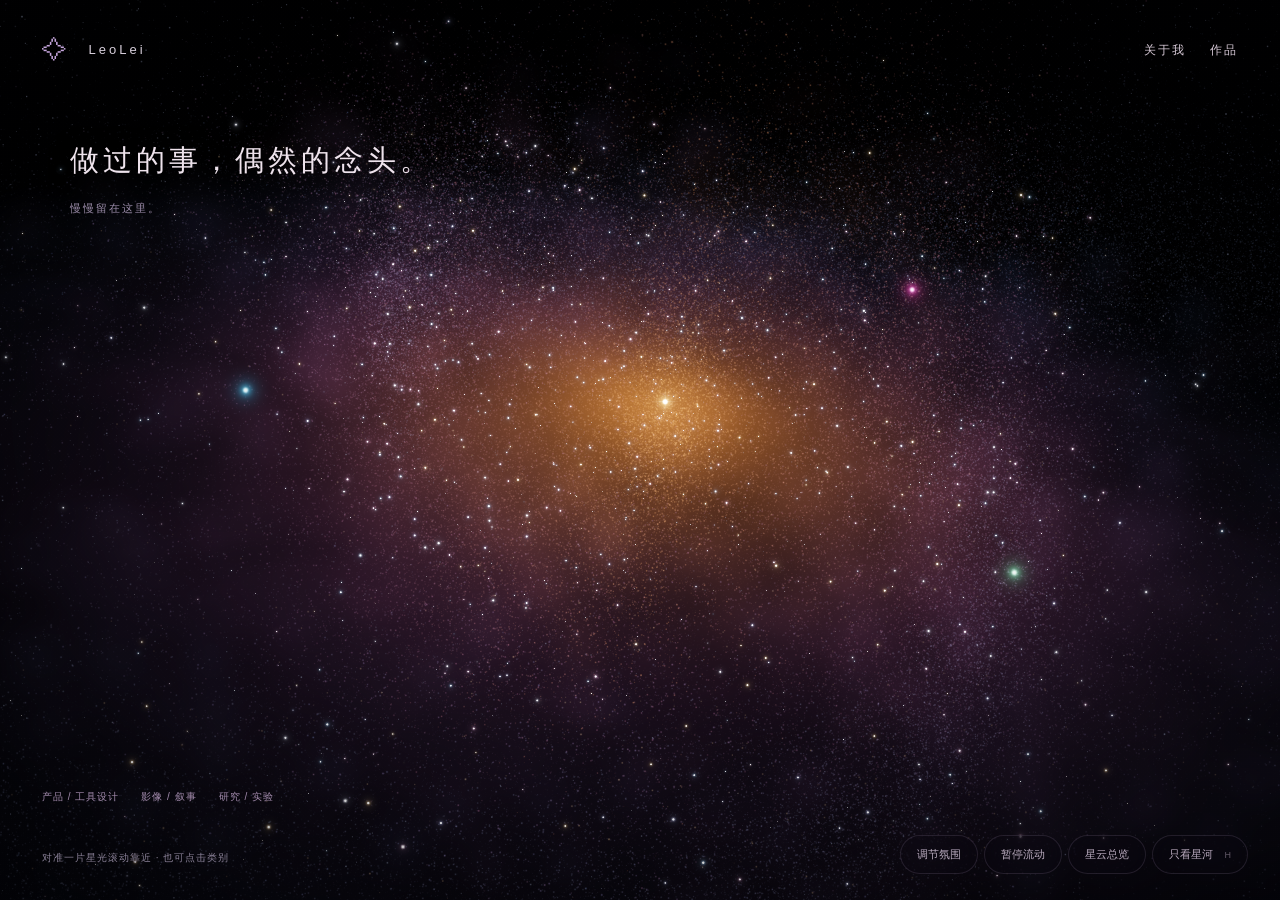
<file: index.html>
<!doctype html><html lang="zh-CN"><head><meta charset="utf-8"><meta name="viewport" content="width=device-width,initial-scale=1"><meta name="theme-color" content="#050409"><title>我的小宇宙 · 在星河里慢慢探索</title><link rel="icon" href="data:image/svg+xml,%3Csvg%20xmlns=%22http://www.w3.org/2000/svg%22%20viewBox=%220%200%2032%2032%22%3E%3Cpath%20fill=%22%23e7cca4%22%20d=%22M16%202L20%2012L30%2016L20%2020L16%2030L12%2020L2%2016L12%2012Z%22/%3E%3C/svg%3E"><link rel="stylesheet" href="style.css"><link rel="stylesheet" href="details.css"><link rel="stylesheet" href="products.css"><script defer src="vendor/three.min.js"></script><script defer src="content-data.js"></script><script defer src="products.js"></script><link rel="stylesheet" href="continuous.css"><link rel="stylesheet" href="personal.css"><script defer src="content-ui.js"></script><script defer src="universe-scene.js"></script></head>
<body class="product-galaxy continuous personal stellar-navigation" data-level="universe">
<main id="universe" aria-label="连续星河宇宙，点击类别靠近，点击项目星光阅读"></main><div class="vignette" aria-hidden="true"></div>
<header class="interface"><a class="wordmark" href="#" aria-label="返回宇宙"><span class="mark">✧</span> 我的小宇宙</a><nav class="personal-nav" aria-label="个人空间"><button id="nav-about">关于我</button><button id="nav-work">作品</button></nav><div class="breadcrumb"><a href="#">宇宙</a><span id="crumb-region" hidden></span></div></header>
<section class="overview-intro interface"><h1>在我的宇宙里，慢慢探索。</h1><p>每一点星光，都藏着一段创作。</p></section>
<section class="region-intro interface" hidden><button id="back-universe">← 返回宇宙</button><div id="region-eyebrow" class="eyebrow"></div><h1 id="region-title"></h1><p id="region-copy"></p><small id="region-count"></small><button id="start-explore">探索第一件作品 ↗</button><button id="restore-region">找回项目星光 ↗</button></section>
<div id="region-targets" aria-label="星系类别"></div>
<div id="empty-region" hidden><p>这片星光，留给下一段创作。</p><small>慢慢来，这里暂时留白。</small></div>
<nav class="category-nav interface" aria-label="选择星系"><button data-region="0">产品 / 工具设计</button><button data-region="1">影像 / 叙事</button><button data-region="2">研究 / 实验</button></nav>
<button id="project-list-toggle" class="interface" aria-expanded="false" aria-controls="project-directory" hidden>项目目录 ↗</button>
<aside id="project-directory" hidden class="project-index interface" aria-label="星系项目目录"></aside>
<div id="star-targets" aria-label="项目星球"></div><div id="star-tooltip" hidden><span id="star-name"></span><small>点击星球，阅读项目</small></div>
<section id="star-card" hidden role="region" aria-labelledby="card-title">
 <div class="card-top"><span id="project-counter">PROJECT 01 / 03</span><button id="leave-star" aria-label="关闭项目，返回星系">返回星系 <span>×</span></button></div>
 <div class="card-scroll" tabindex="0" aria-label="项目详情，可滚动阅读">
  <div class="project-tag"><span id="project-kind"></span><span>示例内容</span></div><h2 id="card-title"></h2><p id="project-summary"></p>
  <div id="project-cover" class="cover" role="img"></div><div class="cover-caption">界面草图 · 用于展示内容结构</div>
  <div class="project-facts"><div><small>项目方向</small><span id="fact-direction"></span></div><div><small>设计关注</small><span id="fact-focus"></span></div></div>
  <div class="detail-tabs" role="tablist" aria-label="项目内容"><button id="tab-overview" role="tab" aria-selected="true" aria-controls="overview-panel">项目概览</button><button id="tab-process" role="tab" aria-selected="false" aria-controls="process-panel" tabindex="-1">设计思路</button></div>
  <div id="overview-panel" role="tabpanel" aria-labelledby="tab-overview"><h3>从一个问题开始</h3><p id="project-problem"></p><h3>希望带来的体验</h3><p id="project-experience"></p><div class="takeaway"><span>核心想法</span><p id="project-principle"></p></div></div>
  <div id="process-panel" role="tabpanel" aria-labelledby="tab-process" hidden><h3>三个关键设计决定</h3><ol id="project-process"></ol></div>
  <p class="content-note">以上名称、界面与文案均为演示占位，后续替换为你的真实作品。</p>
  <a id="project-link" class="project-link" href="#" target="_blank" rel="noopener noreferrer" hidden>打开项目 ↗</a><div class="project-footer"><button id="previous-project">← 上一个</button><button id="next-project">下一个 →</button></div>
 </div>
</section>
<div class="hint interface">拖动探索 <span>·</span> 点击类别，靠近星系</div>
<button id="universe-heart" class="interface" aria-label="我的小宇宙，了解这个项目"><span class="heart-spark" aria-hidden="true"></span><strong>我的小宇宙</strong><small>关于我</small></button>
<section id="about-universe" hidden role="region" aria-labelledby="about-title">
 <button id="close-about" aria-label="关闭介绍，返回宇宙">← 返回星河</button>
 <div class="eyebrow">ABOUT ME</div><h2 id="about-title">LeoLei</h2>
 <p class="about-lead"></p><div id="about-copy"></div>
 <button id="about-explore">去看看我的作品 ↗</button>
 <small class="about-note" hidden></small>
</section>

<nav class="controls" aria-label="星河控制"><button id="appearance" aria-expanded="false" aria-controls="settings">调节氛围</button><button id="pause" aria-pressed="false">暂停流动</button><button id="reset">星云总览</button><button id="immersive" aria-pressed="false">只看星河 <kbd>H</kbd></button></nav>
<aside id="settings" hidden><div class="panel-title">星河氛围<button id="close-settings" aria-label="关闭氛围设置">×</button></div><label for="mist">柔雾 <input id="mist" type="range" min="0" max="180" value="90"></label><label for="brightness">星光 <input id="brightness" type="range" min="35" max="150" value="90"></label><label for="warmth">暖意 <input id="warmth" type="range" min="0" max="100" value="55"></label><p>H 收起文字 · 空格暂停流动</p></aside>
<div id="loading" role="status">正在点亮宇宙<span>✧</span></div><div id="error" hidden role="alert">当前浏览器暂时无法显示星河。请使用支持 WebGL 的浏览器，并开启图形加速。</div>
<div class="example-note interface">示例内容 · 探索原型</div><div id="navigation-status" class="sr-only" role="status" aria-live="polite"></div></body></html>
</file>
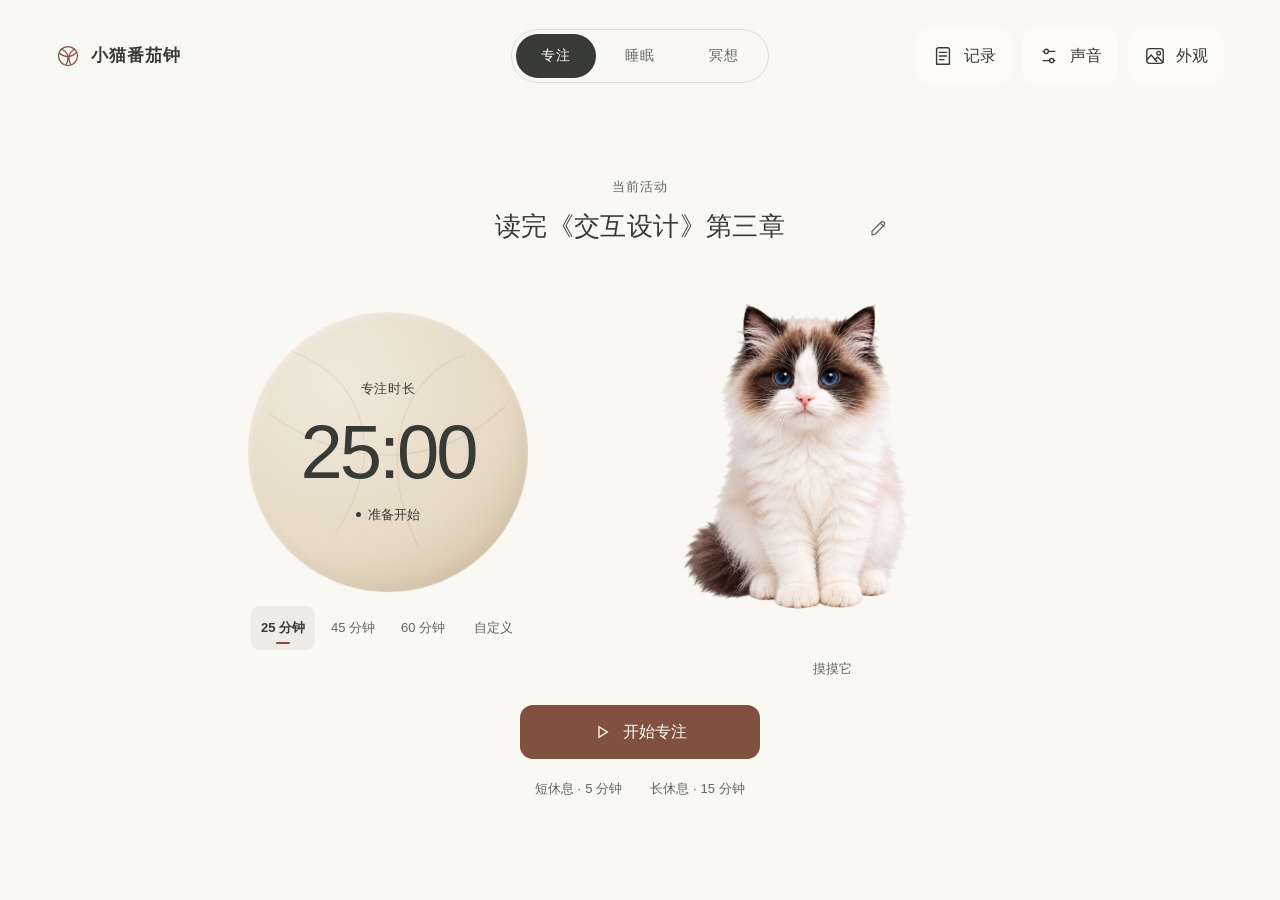
<file: works/kitten/index.html>
<!doctype html>
<html lang="zh-CN">
<head><meta charset="UTF-8"><meta name="viewport" content="width=device-width,initial-scale=1"><meta name="color-scheme" content="light dark"><title>小猫番茄钟</title><link rel="stylesheet" href="./src/styles/main.css"></head>
<body>
<main class="board" id="preview-board" data-state="ready" data-mode="focus"><div class="app">
<header class="app-header">
  <div class="brand"><span class="brand-mark" aria-hidden="true"><svg viewBox="0 0 24 24" fill="none" stroke="currentColor" stroke-width="1.25"><circle cx="12" cy="12" r="9.5"/><path d="M5 5c7 3 9 8 5 16M19 5c-6 3-8 9-4 16M3 9c6 5 12 5 18-1"/></svg></span><span class="brand-name">小猫番茄钟</span></div>
  <nav class="modes" aria-label="基础模式"><button class="active" data-mode="focus" aria-pressed="true">专注</button><button data-mode="sleep" aria-pressed="false">睡眠</button><button data-mode="meditate" aria-pressed="false">冥想</button></nav>
  <div class="header-actions"><button id="open-records"><svg viewBox="0 0 24 24" fill="none" stroke="currentColor" stroke-width="1.55" stroke-linecap="round" stroke-linejoin="round" aria-hidden="true"><path d="M7 3h10a2 2 0 0 1 2 2v16H5V5a2 2 0 0 1 2-2ZM8 8h8M8 12h8M8 16h5"/></svg>记录</button><button id="open-sound" aria-haspopup="dialog" aria-expanded="false"><svg viewBox="0 0 24 24" fill="none" stroke="currentColor" stroke-width="1.5" aria-hidden="true"><path d="M5 7h14M5 17h14"/><circle cx="9" cy="7" r="2.3" fill="var(--paper)"/><circle cx="15" cy="17" r="2.3" fill="var(--paper)"/></svg>声音</button></div>
</header>
<div id="storage-notice" class="storage-notice" role="status" hidden></div>
<div id="timer-view">
<div class="a-content" id="ball-stage">
  <div class="task-card"><div><label class="task-label" for="activity-input">当前活动</label><input id="activity-input" maxlength="64" value="读完《交互设计》第三章" placeholder="写下这轮想做的事" title="准备时可直接编辑活动"></div><button type="button" id="edit-activity" class="edit" aria-label="编辑当前活动"><svg viewBox="0 0 24 24" fill="none" stroke="currentColor" stroke-width="1.55" stroke-linecap="round" stroke-linejoin="round" aria-hidden="true"><path d="m15 4 5 5M4 20l4-1L20 7a2 2 0 0 0-4-4L4 15v5Z"/></svg></button></div>
<section class="focus-column" aria-label="当前计时">
  <h1 id="page-title" hidden>专注</h1><span id="mode-name" hidden>专注</span>
  <div class="timer-block">
    <div class="ball-home" id="ball-home"><div class="time-readout"><span class="timer-caption" id="timer-caption">专注时长</span><div class="timer" id="timer" role="timer" aria-live="off">25:00</div><span class="eyebrow"><span class="status-dot" aria-hidden="true"></span><span id="state-name" role="status">准备开始</span></span></div></div>
    <div class="timer-options">
      <div class="duration-row" id="duration-row"><div id="presets"></div><button id="custom-duration">自定义</button></div>
      <div class="progress" id="progress" hidden><i id="progress-fill"></i></div>
      <div class="progress-label" id="progress-label" hidden></div>
    </div>
    <div id="breath" hidden><span id="breath-text"></span></div>
  </div>

  <div id="quiet-note" hidden></div>

</section>
<aside class="companion" aria-label="小猫陪伴">
  <div class="scene" id="cat-scene"><button class="pet-target" id="pet-target" aria-label="摸摸小猫，获得无声回应"><span class="pose-sit"><img class="pet-photo" src="./assets/cat/fallback-idle.png" alt="蓬松蓝眼幼猫安静坐着" draggable="false" decoding="sync"></span><span class="pose-sleep" aria-hidden="true"><img class="pet-photo" src="./assets/cat/fallback-sleep.png" alt="同一只幼猫闭眼蜷睡" draggable="false" decoding="sync"></span><canvas id="pet-frames" aria-hidden="true"></canvas></button></div>
  <div class="companion-caption" id="pet-caption" aria-live="polite" aria-atomic="true"></div><div id="pet-sub" hidden></div><button class="pet-touch-hint" id="pet-hint">摸摸它</button>
</aside>
  <div class="action-row"><button class="primary" id="primary-action"><span id="primary-icon"><svg viewBox="0 0 24 24" fill="none" stroke="currentColor" stroke-width="1.55" stroke-linecap="round" stroke-linejoin="round" aria-hidden="true"><path d="m8 5 11 7-11 7V5Z"/></svg></span><span id="primary-label">开始专注</span></button><button class="secondary" id="secondary-action" hidden>提前结束</button></div>
  <div class="rhythm" aria-label="专注与休息"><div class="rhythm-label"><div class="rhythm-steps"><button class="rhythm-step" data-kind="focus">回到专注<span hidden><em id="rhythm-focus">25</em>分钟</span></button><button class="rhythm-step" data-kind="short">短休息 · <em id="rhythm-short">5</em> 分钟</button><button class="rhythm-step" data-kind="long">长休息 · <em id="rhythm-long">15</em> 分钟</button></div></div><span id="rhythm-mode" hidden></span><span id="rhythm-foot" hidden></span></div>
<span class="toy-shadow" id="toy-shadow" aria-hidden="true"></span>
<button class="time-ball" id="time-ball" aria-label="点击时间球，开始这一轮"><span class="sphere-skin"><svg class="ball-thread" viewBox="0 0 320 320" fill="none" aria-hidden="true"><defs><pattern id="felt-grain" width="14" height="14" patternUnits="userSpaceOnUse"><path d="m2 3 2 1m5 5 2 1" stroke="#846d43" stroke-opacity=".08" stroke-width=".7"/></pattern></defs><circle cx="160" cy="160" r="159" fill="url(#felt-grain)"/><path d="M50 45c83 30 111 115 50 208M249 48c-72 24-105 115-54 222M24 116c91 65 193 64 271-9" stroke="currentColor" stroke-opacity=".22" stroke-width="1.15"/></svg></span></button>
</div></div>
<section class="record-view" id="record-view" aria-labelledby="record-title" hidden>
  <div class="record-top"><div class="record-heading"><h1 id="record-title">时间的去向</h1><span class="local-tag">本机记录</span></div><nav class="record-navigation" aria-label="记录页导航"><a href="#record-details">查看明细 ↓</a><button class="back-link" id="back-timer">← 返回计时</button></nav></div>
  <div class="active-session" id="active-session" hidden></div>
  <div class="record-controls" id="record-summary" tabindex="-1" role="group" aria-label="统计筛选"><div class="record-filter" aria-label="按模式筛选"><button class="active" data-filter="all" aria-pressed="true">全部</button><button data-filter="focus" aria-pressed="false">专注</button><button data-filter="rest" aria-pressed="false">休息</button><button data-filter="sleep" aria-pressed="false">睡眠定时</button><button data-filter="meditate" aria-pressed="false">冥想</button></div><div class="record-period-controls"><label><span class="sr-only">统计时间范围</span><select id="record-period"><option value="1">今天</option><option value="7" selected>近7天</option><option value="30">近30天</option></select></label><label class="record-date-picker"><span class="sr-only">查看某一天</span><input type="date" id="record-day" aria-label="查看某一天"></label></div></div>
  <div class="record-scope-row" aria-label="当前统计范围"><div class="record-time-scope"><span id="record-scope">近7天 · 全部模式</span><span id="record-range-caption"></span><button id="record-reset-date" hidden>返回时间范围 ×</button></div><div class="record-activity-scope" id="record-activity-scope" hidden><span>活动：</span><span id="record-activity-name"></span><button id="record-clear-activity" aria-label="移除活动筛选，保留日期和模式">移除活动 ×</button></div></div>
  <div class="record-metrics" aria-label="所选范围的投入概览"><div><span>有效专注</span><strong id="record-focus-time">0秒</strong><small>仅专注模式，不含休息</small></div><div><span>完成的专注轮数</span><strong><span id="record-focus-rounds">0</span><em>轮</em></strong><small>提前结束单独保留在明细</small></div><div><span>全部有效计时</span><strong id="record-total-time">0秒</strong><small id="record-total-count">0条已结束记录</small></div></div>
  <div class="record-charts"><section class="trend-section" aria-labelledby="trend-title"><div class="chart-heading"><h2 id="trend-title">每日有效计时</h2><span id="trend-period">近7天</span></div><div id="daily-chart" class="daily-chart" role="group" aria-label="每日有效计时，点击日期筛选，方向键查看"></div><p id="chart-readout" class="chart-readout" role="status"></p></section><section class="distribution-section" aria-labelledby="distribution-title"><div class="chart-heading"><h2 id="distribution-title">时间分布</h2><div class="distribution-switch" aria-label="分布维度"><button data-distribution="mode" aria-pressed="true">模式</button><button data-distribution="activity" aria-pressed="false">活动</button></div></div><div id="distribution-bars"></div><p id="distribution-empty" hidden>有记录后显示活动分布</p></section></div>
  <div class="record-details-heading"><h2 id="record-details" tabindex="-1">活动明细 <span id="record-count"></span></h2><span id="record-detail-scope"></span><a href="#record-summary">返回概览 ↑</a></div>
  <div class="table-scroll" role="region" aria-label="活动明细，随页面滚动"><table class="records"><colgroup><col class="records-col-mode"><col class="records-col-activity"><col class="records-col-time"><col class="records-col-duration"><col class="records-col-status"></colgroup><thead><tr><th scope="col">模式</th><th scope="col">活动</th><th scope="col">开始 / 结束</th><th scope="col">有效时长</th><th scope="col">结束状态</th></tr></thead><tbody id="records-body"></tbody></table></div>
  <div id="empty-records" class="empty-records"><span>这里还没有活动记录。</span><p>完成或结束一轮计时后，记录会出现在这里。</p></div>
  <p class="record-remark">北京时间 · 跨日计时按开始日归属 · 有效时长不含暂停；睡眠定时不是实测睡眠。</p><div class="local-storage-info"><details><summary>记录保存说明</summary><p id="storage-scope">记录保存在当前浏览器。</p></details><button id="clear-records">清除本机记录</button></div>
</section>
</div></main>
<div class="toast" id="toast" role="status" hidden></div>
<dialog id="sound-dialog" class="settings-dialog" aria-labelledby="sound-title">
  <div class="sound-heading"><div><span class="sound-eyebrow">留一点喜欢的声音</span><h2 id="sound-title">声音</h2></div><button class="panel-close" data-close="sound-dialog" aria-label="关闭声音">×</button></div>
  <nav class="sound-tabs" role="tablist" aria-label="声音设置"><button id="sound-tab-play" role="tab" aria-selected="true" aria-controls="sound-page-play" data-sound-tab="play">播放</button><button id="sound-tab-profiles" role="tab" aria-selected="false" aria-controls="sound-page-profiles" data-sound-tab="profiles" tabindex="-1">模式偏好</button><button id="sound-tab-more" role="tab" aria-selected="false" aria-controls="sound-page-more" data-sound-tab="more" tabindex="-1">更多</button></nav>
  <section id="pomodoro-audio-panel" class="sound-body" aria-label="声音播放器">
  <div class="source-preview-notice" id="pa-preview-notice" hidden><div><span id="pa-preview-label" role="status" aria-live="polite"></span><small id="pa-preview-detail"></small></div><button id="pa-stop-preview" type="button">■ 停止试听</button></div>
  <div id="sound-page-play" role="tabpanel" aria-labelledby="sound-tab-play">
    <div class="sound-context"><div><span id="pa-current-mode">专注的声音</span><small id="pa-current-mode-note">用于这一轮专注</small></div><button id="pa-open-profiles">按模式记住 ↗</button></div>
    <div class="sound-now" id="pa-now"><div class="sound-art" aria-hidden="true"><svg viewBox="0 0 120 100" fill="none"><circle cx="84" cy="26" r="11" fill="currentColor" opacity=".25"/><path d="M-8 66C22 35 49 91 78 63s43-14 54-6M-8 81C23 52 48 107 78 79s43-14 54-6" stroke="currentColor" stroke-width="1.2"/><path d="M35 47v-9m7 11V32m7 19V38m7 13v-8" stroke="currentColor" stroke-width="2" stroke-linecap="round"/></svg></div><div class="sound-now-text"><span id="pa-track-category" class="sound-eyebrow">安静陪伴</span><h3 id="pa-track-title">暂时留白</h3><span id="pa-track-detail">选一次，以后替你记住。</span></div></div>
    <div class="pa-controls"><button id="pa-play" class="sound-transport" type="button"><span aria-hidden="true">▶</span>播放背景声</button><button id="pa-pause" class="sound-transport" type="button" hidden><span aria-hidden="true">Ⅱ</span>暂停背景声</button><button id="pa-stop" type="button">停止全部</button><label class="sound-mute" for="pa-mute"><input id="pa-mute" type="checkbox"><span>静音</span></label></div>
    <label class="pa-volume" for="pa-volume"><span>音量 <output id="pa-volume-value">30%</output></span><input id="pa-volume" type="range" min="0" max="100" value="30"></label>
    <label class="sound-auto" for="pa-auto-start"><span>开始本模式时自动播放</span><input id="pa-auto-start" type="checkbox" checked></label>
    <p id="pa-status" class="pa-status" role="status" aria-live="polite">选一次，以后替你记住。</p>
    <details id="pa-picker" class="sound-picker"><summary><span class="source-picker-title" id="pa-picker-title">换个声音</span><span class="source-picker-back" id="pa-picker-back">＋</span></summary><div class="sound-picker-content"><p class="source-selection-note" id="pa-picker-help">试听10秒，不改偏好；点“使用”才为本模式记住。</p><div class="sound-categories" aria-label="声音类别"><button data-sound-category="nature" aria-pressed="true">自然声</button><button data-sound-category="music" aria-pressed="false">音乐</button><button data-sound-category="meditation" aria-pressed="false">冥想</button><button data-sound-category="local" aria-pressed="false">我的音频</button></div><div id="pa-source-cards" class="sound-source-cards" role="group" aria-label="选择声音" aria-describedby="pa-picker-help"></div><button id="pa-quiet" class="sound-quiet" aria-pressed="true">保持安静<span class="source-quiet-note">不播放背景声音</span></button><button id="pa-preview-environment" class="sound-preview" type="button" hidden tabindex="-1" aria-hidden="true">旧版试听接口</button><select id="pa-source" aria-label="当前音源" hidden><option value="none">无声音</option><optgroup label="合成噪声"><option value="pink">柔和噪声（合成）</option><option value="brown">低沉噪声（合成）</option></optgroup><option value="local">我的本地音乐</option></select></div></details>
    <div id="pa-local" class="sound-local" hidden><p id="pa-filename">尚未选择文件</p><label class="pa-file-label" for="pa-file">选择或更换本地音频<input id="pa-file" type="file" accept="audio/*,.mp3,.wav,.ogg,.m4a,.aac,.flac,.webm"></label><p id="pa-file-note" class="pa-help">保存在当前浏览器，不上传。</p></div>
    <details id="pa-attribution" class="sound-fold" hidden><summary>音源来源与署名</summary><p id="pa-attribution-text"></p><a id="pa-author-link" target="_blank" rel="noopener noreferrer" hidden>作者 ↗</a><span id="pa-author-separator" hidden> · </span><a id="pa-source-link" target="_blank" rel="noopener noreferrer">原作者与来源 ↗</a><span id="pa-license-separator"> · </span><a id="pa-license-link" target="_blank" rel="noopener noreferrer">使用许可 ↗</a></details>
  </div>
  <div id="sound-page-profiles" role="tabpanel" aria-labelledby="sound-tab-profiles" hidden>
    <div class="sound-section-heading"><div><h3>每种状态，一份偏好</h3><p>声音和音量各自记住，切换时自动匹配。</p></div><button id="pa-recommend" class="sound-small-action">一键搭配</button></div>
    <div id="pa-profile-list" class="sound-profile-list"></div>
    <section id="pa-profile-editor" class="sound-profile-editor" hidden><h4 id="pa-profile-editor-title">专注偏好</h4><p id="pa-profile-description"></p><label for="pa-profile-source">声音<select id="pa-profile-source" aria-describedby="pa-profile-source-name pa-profile-source-note"></select></label><div class="profile-source-selection"><span id="pa-profile-source-name"></span><span id="pa-profile-source-note" role="status"></span><div class="profile-source-actions"><button id="pa-profile-preview" type="button">▶ 试听</button><button id="pa-profile-use" type="button">使用此声音</button></div><p id="pa-profile-local-help" hidden>先选择并保存本模式的文件，再试听。</p></div><label class="pa-volume" for="pa-profile-volume"><span>音量 <output id="pa-profile-volume-value"></output></span><input id="pa-profile-volume" type="range" min="0" max="100"></label><label class="sound-auto" for="pa-profile-auto"><span>开始时自动播放</span><input id="pa-profile-auto" type="checkbox"></label><label id="pa-profile-local" class="pa-file-label" for="pa-profile-file" hidden>选择并使用本模式的本地音频<input id="pa-profile-file" type="file" accept="audio/*,.mp3,.wav,.ogg,.m4a,.aac,.flac,.webm"></label><p class="pa-help profile-save-help">音源点“使用”后保存；音量与自动播放即时记住。</p></section>
    <p id="pa-profile-feedback" class="pa-help" role="status">一键搭配：专注听风，专注间歇听草原，睡前陪伴听海浪，冥想听轻音乐。可先逐项试听，再决定使用。</p>
  </div>
  <div id="sound-page-more" role="tabpanel" aria-labelledby="sound-tab-more" hidden>
    <h3>轻音效</h3><div class="pa-effect-row"><label for="pa-contact-enabled"><span>猫爪碰球<small>只在开场或手动互动时轻响</small></span><input id="pa-contact-enabled" type="checkbox"></label><button id="pa-preview-contact" type="button">试听</button></div><div class="pa-effect-row"><label for="pa-end-enabled"><span>计时结束提示<small>睡眠结束保持安静</small></span><input id="pa-end-enabled" type="checkbox"></label><button id="pa-preview-end" type="button">试听</button></div>
    <details id="pa-references" class="sound-fold" hidden><summary>音乐与冥想引导 ↗</summary><div id="pa-reference-list"></div><p>在原网站播放。本页的计时无法停止外部声音。</p></details>
    <div class="sound-external"><a class="external-link" href="https://music.163.com/" target="_blank" rel="noopener noreferrer">打开网易云 ↗</a><p class="pa-help">播放及停止由网易云控制。</p></div>
    <div class="motion-setting"><label class="motion-switch" for="reduce-motion"><span>减少动效</span><input id="reduce-motion" type="checkbox"></label><p>关闭猫球连续动作与入场过渡，保留静态陪伴。</p></div><details class="sound-fold"><summary>播放与保存说明</summary><p>声音跟随计时暂停、继续，到期渐弱停止。自然声循环，音乐完整播放一遍；刷新后记住偏好，点击播放即可继续。本地文件保存在当前浏览器，清除浏览器数据会移除它们。</p></details>
  </div>
  </section>
</dialog>
<dialog id="duration-dialog" class="compact-dialog" aria-labelledby="duration-title"><form id="duration-form"><div class="panel-title"><h2 id="duration-title">设置时长</h2><button type="button" class="panel-close" data-close="duration-dialog" aria-label="关闭时长设置">×</button></div><label class="duration-input-label" for="minutes-input">分钟<input id="minutes-input" type="number" min="1" max="240" step="1" required></label><p class="input-help">可设置1–240分钟。</p><div class="dialog-actions"><button type="button" data-close="duration-dialog">取消</button><button class="primary" type="submit">保存时长</button></div></form></dialog>
<dialog id="confirm-dialog" class="compact-dialog" aria-labelledby="confirm-title"><h2 id="confirm-title"></h2><p id="confirm-body"></p><div class="dialog-actions"><button id="confirm-cancel" autofocus>保留本轮</button><button id="confirm-accept" class="primary">结束并切换</button></div></dialog>
<script type="module" src="./src/main.js"></script><script type="module" src="./src/ui/experience.js"></script><script type="module" src="./src/ui/appearance.js"></script></body></html>
</file>
<file: style.css>
:root{color-scheme:dark;font-family:"Microsoft YaHei","PingFang SC",sans-serif;background:#020205;color:#e9e3ed}*{box-sizing:border-box}body{margin:0;overflow:hidden}#universe{position:fixed;inset:0;touch-action:none;cursor:grab}#universe:active{cursor:grabbing}canvas{display:block;width:100%;height:100%}.vignette{position:fixed;inset:0;pointer-events:none;background:radial-gradient(ellipse at 52% 46%,transparent 38%,#01010548 100%)}header{position:fixed;top:32px;left:42px;right:42px;display:flex;justify-content:space-between;align-items:center}.wordmark{text-decoration:none;color:#d7cedb;font-size:13px;letter-spacing:3px}.mark{font-size:25px;vertical-align:middle;margin-right:12px;color:#c5a5dc}.edition{color:#95889f;font-size:11px;letter-spacing:3px}.intro{position:fixed;left:6vw;bottom:15vh;pointer-events:none}.eyebrow{font-size:9px;letter-spacing:3px;color:#b7a0c2;margin-bottom:19px}h1{font-family:"Songti SC","SimSun",serif;font-weight:400;font-size:clamp(28px,3.2vw,49px);line-height:1.6;letter-spacing:8px;margin:0;color:#eee3ec;text-shadow:0 2px 22px #000}p{font-size:11px;letter-spacing:2px;color:#a69aaf;line-height:2;margin-top:18px}.hint{position:fixed;bottom:35px;left:42px;color:#8b8298;font-size:10px;letter-spacing:2px}.hint span{padding:0 12px}.controls{position:fixed;right:32px;bottom:26px;display:flex;gap:6px;align-items:center}button{font:inherit;color:#b8aabd;background:#0b09124d;border:1px solid #c4acdc23;border-radius:30px;padding:11px 16px;font-size:11px;cursor:pointer;backdrop-filter:blur(16px);transition:background .2s,color .2s,border-color .2s}button:hover{background:#aca0c41c;color:#fff;border-color:#d7b9f25c}button:focus-visible,a:focus-visible{outline:2px solid #d0a8e9;outline-offset:5px}kbd{font:9px sans-serif;margin-left:8px;opacity:.5}.interface{transition:opacity .7s,transform .7s}.immersive .interface{opacity:0;pointer-events:none;transform:translateY(8px)}.immersive .controls{opacity:.16;transition:opacity .3s}.immersive .controls:hover,.immersive .controls:focus-within{opacity:1}#settings{position:fixed;right:32px;bottom:88px;width:310px;background:#0b0816df;border:1px solid #d5b8f526;border-radius:18px;padding:20px 22px;backdrop-filter:blur(22px);box-shadow:0 18px 70px #0007}.panel-title{font-size:11px;color:#d8c6e0;display:flex;align-items:center;justify-content:space-between;letter-spacing:1px}.panel-title button{border:0;padding:0 3px;font-size:22px;background:none}label{display:flex;align-items:center;justify-content:space-between;font-size:11px;color:#baaac7;margin:20px 0}input{accent-color:#ba93cf;width:190px;cursor:pointer}#settings p{font-size:10px;letter-spacing:0;margin:18px 0 0;color:#81768b}#loading,#error{position:fixed;inset:0;display:flex;align-items:center;justify-content:center;background:#030207;color:#aa91bc;font-size:12px;letter-spacing:4px;z-index:5}#loading span{margin-left:14px;font-size:24px;animation:breath 1.5s infinite alternate}#error{padding:40px;line-height:2.5;text-align:center}#error[hidden],#settings[hidden],#loading[hidden]{display:none}@keyframes breath{to{opacity:.3}}@media(max-width:650px){header{top:24px;left:24px;right:24px}.edition{display:none}.intro{left:27px;bottom:21vh}h1{font-size:29px;letter-spacing:5px}.intro p{font-size:10px;letter-spacing:1px}.eyebrow{font-size:8px;letter-spacing:2px}.controls{bottom:23px;left:18px;right:18px;justify-content:center;gap:5px}button{font-size:10px;padding:11px 12px}kbd{display:none}.hint{bottom:82px;left:0;width:100%;text-align:center;font-size:9px}#settings{right:18px;bottom:116px;max-width:calc(100vw - 36px)}}@media(prefers-reduced-motion:reduce){*{transition:none!important;animation:none!important}}
</file>
<file: details.css>
.intro{transition:opacity .7s,transform .7s}.focused .intro{opacity:0;transform:translateY(12px)}
.journey{position:fixed;top:104px;left:43px;display:flex;align-items:center;gap:12px}.journey button{padding:7px 0;border:0;border-radius:0;backdrop-filter:none;background:none;color:#766b83;font-size:10px;letter-spacing:2px}.journey button.active{color:#e0c4dd}.journey>span{width:15px;height:1px;background:#b994c738}
#star-targets{position:fixed;inset:0;pointer-events:none}.star-target{position:absolute;left:0;top:0;width:44px;height:44px;padding:0;border:0;background:none;backdrop-filter:none;pointer-events:auto;border-radius:50%;will-change:transform}.star-target:hover{background:none;border:0}.star-target span{display:block;position:absolute;inset:8px;border:1px solid #eedbff20;border-radius:50%;transition:transform .3s,border-color .3s,box-shadow .3s}.star-target:hover span,.star-target:focus-visible span{border-color:#eedbff99;transform:scale(1.4);box-shadow:0 0 20px #c2a4ff33}.star-target[hidden]{display:none}.immersive #star-targets{visibility:hidden}
#star-tooltip{position:fixed;pointer-events:none;background:linear-gradient(90deg,#130c20c9,#130c2000);padding:10px 24px 10px 13px;border-left:1px solid #b49ac266;font-size:12px;letter-spacing:3px;color:#f1daef;z-index:2}#star-tooltip small{display:block;margin-top:8px;font-size:9px;color:#a696b2;letter-spacing:1px}#star-tooltip[hidden],#star-card[hidden]{display:none}
#star-card{position:fixed;left:6vw;bottom:19vh;width:270px;padding:26px 0 4px;animation:arrive .8s ease both}#star-card h2{font-family:"Songti SC","SimSun",serif;font-size:36px;font-weight:400;letter-spacing:9px;color:#f5e4ef;margin:14px 0}#star-card p{font-size:11px;letter-spacing:1px}.sample-note{font-size:9px;color:#94829e;letter-spacing:1px;display:block;margin:16px 0 24px}#leave-star{display:block;font-size:11px;padding:11px 17px}.focused .journey{opacity:.35}.immersive #star-card{display:none}.controls{z-index:3}.hint{font-size:9px;letter-spacing:1px}
@keyframes arrive{from{opacity:0;transform:translateY(12px)}to{opacity:1;transform:translateY(0)}}
@media(max-width:650px){.journey{top:77px;left:26px;gap:9px}.journey button{font-size:9px}.intro{bottom:22vh}.hint{bottom:83px;font-size:9px;letter-spacing:.5px}.hint span{padding:0 5px}#star-card{left:27px;bottom:19vh;width:270px}#star-card h2{font-size:29px}#star-card .eyebrow{font-size:8px}#star-card p{font-size:10px}}
</file>
<file: products.css>
.product-galaxy{--ink:#ece2ee;--muted:#a295af}.breadcrumb{font-size:11px;color:#c0adc9;letter-spacing:2px;display:flex;gap:18px;align-items:center}.breadcrumb span{color:#776780}.breadcrumb i{font-style:normal;color:#65516d}.product-galaxy .intro{left:5vw;bottom:20vh}.product-galaxy h1{font-size:clamp(30px,3.5vw,51px);line-height:1.5;letter-spacing:6px}.product-galaxy .intro>p{color:#e3bfd3;letter-spacing:4px;font-size:12px;margin:24px 0 14px}.category-copy{font-size:12px;color:#a99ab5;line-height:2.2;letter-spacing:1px}.product-galaxy .intro{pointer-events:none}.product-galaxy #start-explore{pointer-events:auto;margin-top:27px;display:flex;gap:27px;align-items:center;background:#bd86b00d;border-color:#c295c640;padding:13px 19px;font-size:11px}.product-galaxy #start-explore:hover{background:#bd86b024}.product-galaxy .journey{top:95px}.project-index{position:fixed;right:4vw;top:31vh;width:225px;transition:opacity .5s}.index-heading{display:flex;justify-content:space-between;color:#9f8bad;letter-spacing:2px;font-size:10px;border-bottom:1px solid #cba4da27;padding-bottom:16px}.project-index>button{display:flex;align-items:center;text-align:left;gap:13px;width:100%;border:0;border-bottom:1px solid #cba4da20;border-radius:0;padding:20px 0;background:none;backdrop-filter:none}.project-number{font:10px Georgia,serif;color:#887290}.project-index strong{display:block;font-weight:400;color:#e3d5e6;font-size:13px;letter-spacing:2px}.project-index small{display:block;color:#a391ad;font-size:10px;margin-top:7px;letter-spacing:1px}.project-index .arrow{margin-left:auto;color:#94779e}.project-index>button:hover{transform:translateX(-4px)}.project-index>button:hover strong{color:#fff}.project-index>p{font-size:9px;letter-spacing:0;color:#95849d;margin:18px 0}.focused .project-index,.focused .journey{opacity:0;pointer-events:none}.focused .controls{right:auto;left:32px}.focused .hint{opacity:0}.focused .intro{visibility:hidden}.product-galaxy .star-target em{position:absolute;left:40px;top:16px;font-style:normal;font-size:11px;font-weight:400;letter-spacing:2px;color:#ded0e7;white-space:nowrap;text-shadow:0 1px 9px #000,0 1px 4px #000;pointer-events:none}.product-galaxy .star-target:hover em{color:#fff}.product-galaxy .star-target span{border-color:#cfa9e16b;inset:6px}.product-galaxy #star-tooltip{margin-top:27px}
.product-galaxy #star-card{position:fixed;left:auto;right:0;top:0;bottom:0;width: min(520px,46vw);padding:0;background:linear-gradient(145deg,#120e1cf5,#08070ffb);border-left:1px solid #dac0ef25;box-shadow:-40px 0 100px #05040970;z-index:6;animation:panel-in .65s ease both;display:flex;flex-direction:column;backdrop-filter:blur(24px)}.product-galaxy #star-card[hidden]{display:none}.card-top{display:flex;align-items:center;justify-content:space-between;padding:21px 27px;border-bottom:1px solid #cba4da20;flex-shrink:0}.card-top>span{font-size:9px;letter-spacing:2px;color:#a998b7}.product-galaxy #leave-star{display:flex;align-items:center;gap:14px;background:none;border:0;padding:7px;color:#c9b9d5;font-size:10px}.product-galaxy #leave-star span{font-size:20px}.card-scroll{overflow:auto;padding:27px;overscroll-behavior:contain;scrollbar-width:thin;scrollbar-color:#665370 transparent;min-height:0}.project-tag{display:flex;gap:10px;align-items:center;font-size:10px;color:#b9a4c6}.project-tag span+span{border:1px solid #b58cc13b;border-radius:20px;padding:3px 7px;font-size:9px;color:#9e88ac}.product-galaxy #card-title{font:400 33px "SimSun",serif;letter-spacing:4px;margin:17px 0 12px}.product-galaxy #project-summary{font-size:12px;letter-spacing:.5px;line-height:1.8;margin:0 0 23px;color:#baaac7}.cover{border-radius:14px;padding:24px 20px;border:1px solid #ffffff16;overflow:hidden;min-height:240px}.cover.focus{background:radial-gradient(ellipse at 70% 20%,#9e6f6655,transparent),#24202a}.cover.collect{background:radial-gradient(ellipse at top,#75519166,transparent),#24202e}.cover.tasks{background:radial-gradient(ellipse at top,#416c6c66,transparent),#17262a}.mock-window{background:#f5f2ec;color:#514958;border-radius:8px;box-shadow:0 15px 30px #0003;padding:16px;font-family:"Microsoft YaHei",sans-serif}.mock-bar{display:flex;justify-content:space-between;font-size:9px;color:#716779}.mock-bar span:first-child{font-weight:600}.mock-bar span+span{font-size:7px;opacity:.6}.timer-ring{width:148px;height:148px;border:3px solid #ded7d0;border-top-color:#ab7c67;border-right-color:#ab7c67;border-radius:50%;margin:19px auto 14px;display:grid;place-items:center;text-align:center}.timer-ring small{font-size:8px;color:#8a7d7b}.timer-ring strong{display:block;font:35px Georgia,serif;color:#61545a;margin:9px 0}.timer-ring span{font-size:5px;letter-spacing:1px;color:#a5918b}.mock-pill{padding:8px 20px;border-radius:30px;background:#aa8171;color:#fff;width:max-content;margin:auto;font-size:8px}.mock-input{margin:20px 0 13px;padding:10px;border-radius:6px;background:#e8e2ef;font-size:8px;color:#8b7b95}.note-grid{display:grid;grid-template-columns:repeat(3,1fr);gap:8px}.note-grid>div{background:#e9e0d7;border-radius:5px;min-height:125px;padding:10px 7px;display:flex;flex-direction:column}.note-grid>div:nth-child(2){background:#e0d9ed}.note-grid>div:nth-child(3){background:#dbe5df}.note-grid small{font-size:6px;opacity:.7}.note-grid b{font-weight:400;font-size:9px;line-height:1.8;margin-top:17px}.note-grid span{font-size:6px;margin-top:auto;color:#8b7f8a}.abstract-art{height:53px;width:53px;background:linear-gradient(135deg,#b2a0c6,#ddd3e4);border-radius:50% 50% 5% 50%;margin:14px auto}.mock-window h4{font-weight:500;font-size:15px;margin:25px 0 8px}.mock-window .mock-sub{font-size:8px;color:#a1a29a;letter-spacing:0;margin:0 0 17px}.mock-task{display:flex;gap:8px;align-items:center;border-top:1px solid #d9ddd5;padding:12px 0;font-size:8px}.mock-task i{width:12px;height:12px;border:1px solid #a8b9b1;border-radius:4px;font-style:normal}.mock-task small{margin-left:auto;font-size:6px;color:#8fa198}.mock-task.done span{text-decoration:line-through;color:#a4aba2}.mock-task.done i{background:#718e82;color:white;text-align:center}.cover-caption{font-size:9px;color:#8d7f99;margin:10px 0 22px;text-align:center}.project-facts{display:grid;grid-template-columns:1fr 1fr;gap:16px;border-block:1px solid #d7b8e51c;padding:17px 0}.project-facts small{display:block;font-size:9px;color:#897b97;margin-bottom:8px}.project-facts span{font-size:10px;color:#d0c0db}.detail-tabs{display:flex;gap:24px;margin:24px 0 23px;border-bottom:1px solid #d7b8e51c}.detail-tabs button{padding:0 0 11px;border:0;border-radius:0;background:none;backdrop-filter:none;font-size:11px;color:#8d7e99}.detail-tabs button[aria-selected=true]{color:#e8cfeb;border-bottom:1px solid #c7a0d2}.product-galaxy #star-card h3{font-size:12px;font-weight:500;color:#e5d5eb;letter-spacing:1px;margin:23px 0 10px}.product-galaxy #overview-panel p,.product-galaxy #process-panel p{font-size:11px;line-height:2.1;letter-spacing:.3px;color:#b1a3bc;margin:0 0 18px}.takeaway{border-left:2px solid #a477ac;background:#b685bf0a;padding:15px 17px;margin-top:24px}.takeaway>span{font-size:9px;color:#a88bb5}.product-galaxy #overview-panel .takeaway p{color:#e5d4e9;margin:9px 0 0}.product-galaxy #star-card .content-note{font-size:9px;line-height:1.9;letter-spacing:0;color:#8f809b;margin:28px 0 20px}.project-footer{display:flex;justify-content:space-between;border-top:1px solid #d7b8e51c;padding-top:18px}.project-footer button{font-size:10px;border:0;background:none;padding:8px 0}.product-galaxy #process-panel ol{padding-left:20px;color:#b298bf}.product-galaxy #process-panel li{padding-left:7px}.product-galaxy #process-panel h4{font-size:12px;color:#d9c8e1;font-weight:400}#process-panel[hidden],#overview-panel[hidden]{display:none}.immersive .project-index{visibility:hidden}
@keyframes panel-in{from{opacity:0;transform:translateX(30px)}to{opacity:1;transform:translateX(0)}}
.product-galaxy .star-target.label-left em{left:auto;right:40px}.product-galaxy #project-summary{font-size:14px}.product-galaxy #overview-panel p,.product-galaxy #process-panel p{font-size:14px;line-height:1.95}.product-galaxy #star-card h3,.product-galaxy #process-panel h4{font-size:15px}.project-facts span{font-size:12px}.detail-tabs button{font-size:13px}.product-galaxy #star-card .content-note{font-size:11px}.project-index strong{font-size:14px}
@media(max-width:900px){.project-index{width:180px;right:27px}.product-galaxy #star-card{width:48vw}.card-scroll{padding:22px}.cover{padding:18px 12px}.note-grid{gap:4px}.note-grid b{font-size:8px}.focused .controls{left:18px;gap:3px}.focused .controls button{padding:10px 9px;font-size:9px}}
@media(max-width:650px){.breadcrumb{font-size:9px;letter-spacing:.5px;gap:9px}.breadcrumb span,.breadcrumb i{display:none}.wordmark{font-size:11px;letter-spacing:1px}.product-galaxy .intro{left:25px;top:135px;bottom:auto}.product-galaxy h1{font-size:30px;line-height:1.5;letter-spacing:5px}.product-galaxy .intro>p{font-size:10px;margin:13px 0 8px;letter-spacing:3px}.category-copy{font-size:10px;line-height:1.9}.product-galaxy #start-explore{display:none}.product-galaxy .journey{top:76px}.project-index{top:auto;bottom:119px;left:22px;right:22px;width:auto;display:grid;grid-template-columns:repeat(3,1fr);gap:9px}.index-heading,.project-index>p,.project-number,.project-index .arrow{display:none}.project-index>button{padding:14px 9px;border:1px solid #cba4da27;border-radius:10px;background:#0d0918ad;backdrop-filter:blur(14px)}.project-index strong{font-size:11px;letter-spacing:1px}.project-index small{font-size:8px;letter-spacing:0}.product-galaxy .hint{bottom:87px}.product-galaxy .star-target em{font-size:9px;letter-spacing:1px;left:34px}.product-galaxy #star-card{width:100%;border:0;background:#0e0b15f7}.card-top{padding:15px 22px}.card-scroll{padding:24px}.product-galaxy #card-title{font-size:30px}.cover{padding:22px 18px}.focused .controls{visibility:hidden}.focused .project-index{visibility:hidden}.product-galaxy #settings{bottom:180px}.product-galaxy #star-card p{font-size:12px}.product-galaxy #overview-panel p,.product-galaxy #process-panel p{font-size:12px}}

.breadcrumb a{color:#c0adc9;text-decoration:none}.breadcrumb a:hover{color:#fff}.product-galaxy .star-target span{inset:0;border-style:dashed;border-color:#e0bce84a}.product-galaxy .star-target em{left:49px}.product-galaxy .star-target.label-left em{right:49px}
</file>
<file: continuous.css>
/* The universe remains the main visual; controls emerge only as content is approached. */
.continuous #universe-heart .heart-spark{opacity:0}
.continuous #universe-heart{position:fixed;transform:translate(-50%,-50%);z-index:2;background:none;backdrop-filter:none;border:0;border-radius:0;text-align:center;padding:24px 18px;min-width:170px;color:#ead1b6;text-shadow:0 2px 12px #000}.continuous #universe-heart strong{display:block;font:400 20px "SimSun",serif;letter-spacing:3px;margin-top:18px}.continuous #universe-heart small{display:block;font-size:10px;color:#b6a08b;letter-spacing:2px;margin-top:9px}.heart-spark{display:block;width:7px;height:7px;border-radius:50%;background:#fff3d8;margin:auto;box-shadow:0 0 13px 4px #f6c88560,0 0 38px 14px #c9893c20;transition:box-shadow .4s}.continuous #universe-heart:hover .heart-spark{box-shadow:0 0 18px 7px #ffd28d80,0 0 55px 25px #e49c4728}.continuous.reading-intro .overview-intro,.continuous.reading-intro .region-intro,.continuous.reading-intro #region-targets,.continuous.reading-intro #star-targets,.continuous.reading-intro .category-nav,.continuous.reading-intro #project-list-toggle,.continuous.reading-intro #empty-region{visibility:hidden}.continuous #about-universe{position:fixed;right:6vw;top:14vh;bottom:13vh;width:440px;max-width:44vw;padding:30px 34px;background:linear-gradient(135deg,#110d16ed,#0a0810ed);border:1px solid #d9bba826;border-radius:18px;backdrop-filter:blur(20px);overflow:auto;z-index:6;scrollbar-width:thin}.continuous #close-about{padding:0;border:0;background:none;font-size:11px;color:#bcaa9b;margin-bottom:35px}.continuous #about-title{font:400 34px "SimSun",serif;letter-spacing:5px;margin:20px 0}.continuous #about-universe .eyebrow{font-size:8px;color:#b59986;letter-spacing:2px}.continuous #about-universe p{font-size:13px;line-height:2.1;letter-spacing:.6px;color:#b9abbf}.continuous #about-universe .about-lead{font:400 23px/1.8 "SimSun",serif;color:#eedac4;margin:26px 0}.about-route{display:flex;gap:16px;align-items:center;padding:18px 0;border-block:1px solid #d9bba820;font-size:10px;color:#baa898;margin:23px 0}.about-route i{font-style:normal}.continuous #about-explore{font-size:11px;color:#dcc5ae;border-color:#d9bba840}.about-note{display:block;font-size:10px;line-height:1.9;color:#8f8092;margin-top:24px}.continuous.immersive #universe-heart,.continuous.immersive #about-universe{visibility:hidden}@media(max-width:650px){.continuous #universe-heart{min-width:140px;padding:12px}.continuous #universe-heart strong{font-size:15px;margin-top:12px;letter-spacing:2px}.continuous #universe-heart small{font-size:8px;margin-top:7px}.continuous #about-universe{inset:0;width:100%;max-width:none;border:0;border-radius:0;padding:30px 26px;background:#100c16f7}.continuous #about-universe p{font-size:14px}.continuous.reading-intro .controls{visibility:hidden}}
.continuous #star-targets,.continuous #region-targets{touch-action:none}.continuous .star-target em{user-select:none}.continuous .region-target{user-select:none}
.continuous #star-targets,.continuous #region-targets{transition:opacity .45s}.continuous.travelling #star-targets,.continuous.travelling #region-targets{opacity:0;visibility:hidden}.continuous.focused .example-note{display:none}
.continuous [hidden]{display:none!important}.continuous header{z-index:4}.continuous .breadcrumb{letter-spacing:1px}.continuous .breadcrumb span{color:#b8a5c1;font-size:11px}.continuous .overview-intro{position:fixed;top:15vh;left:5.5vw;pointer-events:none}.continuous .overview-intro h1{font-size:clamp(22px,2vw,31px);line-height:1.7;letter-spacing:4px}.continuous .overview-intro p{color:#9b8ca9;font-size:11px;letter-spacing:2px;margin-top:12px}.continuous .region-intro{position:fixed;left:5.5vw;top:12vh;max-width:290px;pointer-events:none;transition:opacity .4s}.continuous .region-intro button{pointer-events:auto}.continuous #back-universe{padding:9px 0;margin-bottom:38px;border:0;background:none;backdrop-filter:none;font-size:12px;letter-spacing:2px}.continuous .region-intro h1{font-size:clamp(24px,2.2vw,34px);letter-spacing:3px;line-height:1.5}.continuous .region-intro .eyebrow{font-size:9px;letter-spacing:2px;margin-bottom:15px}.continuous #region-copy{font-size:13px;color:#b9a5c3;letter-spacing:2px}.continuous #region-count{display:block;font-size:10px;letter-spacing:1px;color:#9b8aa7;margin-top:22px}.continuous #start-explore,.continuous #restore-region{display:block;border:0;border-radius:0;background:none;backdrop-filter:none;padding:9px 0;font-size:10px;color:#b7a0c2;margin-top:15px}.continuous #restore-region{margin-top:0;color:#877592;font-size:9px}.continuous .category-nav{position:fixed;bottom:86px;left:42px;display:flex;gap:22px}.continuous .category-nav button{font-size:10px;letter-spacing:1px;border:0;border-radius:0;background:none;backdrop-filter:none;padding:10px 0;color:#a48cae}.continuous .category-nav button[aria-current=true]{color:#f0d7e7}.continuous .category-nav button:hover{color:white}.continuous #region-targets{position:fixed;inset:0;pointer-events:none}.continuous .region-target{position:absolute;transform:translate(-50%,-50%);padding:18px 14px;min-height:44px;pointer-events:auto;border:0;border-radius:0;background:none;backdrop-filter:none;font-family:"SimSun",serif;font-size:18px;letter-spacing:2px;color:#cab1ce;text-shadow:0 2px 14px #08020c;transition:color .3s}.continuous .region-target:hover{color:#fff2f7;text-shadow:0 0 16px #b981bf}.continuous .star-target{width:44px;height:44px;background:none!important}.continuous .star-target>span{inset:15px;border:0;box-shadow:none;opacity:0;background:radial-gradient(circle,#e8c3ee33,transparent);transition:opacity .3s}.continuous .star-target:hover>span{opacity:1;transform:scale(2.2)}.continuous .star-target em{left:39px;top:10px;text-align:left;font-style:normal;letter-spacing:1px;pointer-events:auto;max-width:240px;text-shadow:0 2px 14px #000,0 1px 4px #000}.continuous .star-target.label-left em{left:auto;right:39px;text-align:right}.continuous .star-target em strong{display:block;font-family:"SimSun",serif;font-weight:400;font-size:20px;line-height:1.4;color:#e6d4e5}.continuous .star-target em small{display:block;font-size:11px;letter-spacing:1px;font-weight:400;color:#b6a1c0;line-height:1.9;margin-top:6px}.continuous .star-target em .star-preview{display:block;visibility:hidden;opacity:0;transform:translateY(3px);transition:opacity .25s,transform .25s;white-space:normal;width:240px;font-size:12px}.continuous .star-preview b{display:block;margin-top:8px;color:#e5c5e6;font-weight:400;font-size:12px}.continuous .star-target:is(:hover,:focus-visible) .star-preview{visibility:visible;opacity:1;transform:none}.continuous #star-tooltip{display:none!important}.continuous .focused .region-intro{opacity:0}.continuous.focused .region-intro,.continuous.focused .category-nav,.continuous.focused #project-list-toggle{visibility:hidden}.continuous #project-list-toggle{position:fixed;right:35px;top:100px;border:0;border-radius:0;padding:10px 0;background:none;font-size:11px;color:#ad95b9}.continuous #project-directory{top:150px;right:30px;background:#0d0816eb;border:1px solid #c29ac82c;border-radius:14px;padding:20px;width:245px;z-index:4;backdrop-filter:blur(20px)}.continuous #empty-region{position:fixed;top:54%;left:48%;text-align:left;pointer-events:none}.continuous #empty-region p{font-family:"SimSun",serif;font-size:21px;color:#d0b9d6;letter-spacing:3px}.continuous #empty-region small{font-size:11px;color:#9c88aa}.continuous .example-note{position:fixed;right:36px;bottom:88px;font-size:9px;letter-spacing:1px;color:#8d7a99;pointer-events:none}.continuous .hint{font-size:10px;letter-spacing:1px}.continuous #settings{z-index:5}.continuous .sr-only{position:absolute;width:1px;height:1px;overflow:hidden;clip-path:inset(50%)}.continuous.immersive #region-targets,.continuous.immersive #empty-region{visibility:hidden}.continuous .focused .example-note{display:none}
@media(max-width:650px){.continuous header{left:23px;right:23px}.continuous .breadcrumb{font-size:9px;gap:0}.continuous .breadcrumb span{display:inline;font-size:9px;max-width:150px;white-space:nowrap}.continuous .overview-intro{top:125px;left:25px}.continuous .overview-intro h1{font-size:21px;letter-spacing:2px}.continuous .overview-intro p{font-size:10px;letter-spacing:1px}.continuous .region-intro{left:25px;top:77px;max-width:300px}.continuous #back-universe{font-size:10px;margin-bottom:20px;padding:5px 0}.continuous .region-intro h1{font-size:24px;letter-spacing:2px}.continuous .region-intro .eyebrow{font-size:8px;margin-bottom:10px}.continuous #region-copy{font-size:11px;margin:10px 0}.continuous #region-count{margin-top:10px;font-size:9px}.continuous #start-explore{display:none}.continuous #restore-region{margin:8px 0 0;font-size:9px}.continuous .region-target{font-size:13px;letter-spacing:1px;white-space:nowrap}.continuous .category-nav{bottom:118px;left:22px;right:22px;gap:0;justify-content:space-between}.continuous .category-nav button{font-size:9px;letter-spacing:0}.continuous .hint{bottom:85px;font-size:8px;letter-spacing:0}.continuous .example-note{display:none}.continuous #project-list-toggle{top:82px;right:24px;font-size:9px}.continuous .star-target em{left:32px;top:12px;max-width:142px}.continuous .star-target.label-left em{right:32px}.continuous .star-target em strong{font-size:15px;letter-spacing:1px}.continuous .star-target em small{font-size:9px;letter-spacing:0;line-height:1.6;margin-top:4px}.continuous .star-target em .star-preview{width:142px;font-size:10px}.continuous .star-preview b{font-size:10px;margin-top:5px}.continuous #project-directory{top:125px;bottom:auto;left:auto;right:20px;width:230px;display:block;padding:18px}.continuous #project-directory .index-heading{display:flex}.continuous #project-directory>button{display:flex;border:0;border-bottom:1px solid #cba4da20;border-radius:0;padding:16px 0;background:none}.continuous #project-directory strong{font-size:13px}.continuous #project-directory small{font-size:10px}.continuous #project-directory>p{display:block;font-size:9px;line-height:1.7}.continuous #empty-region{left:30px;right:30px;top:48%;text-align:center}.continuous #empty-region p{font-size:18px;letter-spacing:1px}.continuous #empty-region small{font-size:10px}}

.cover img{width:100%;height:100%;object-fit:contain}.cover:has(>h3){display:grid;place-items:center;min-height:220px;background:radial-gradient(ellipse at center,#68507755,transparent),#17101d}.cover>h3{font:400 28px 'SimSun',serif;letter-spacing:3px}.project-link{display:inline-block;color:#e9c5ab;padding:14px 0;text-decoration:none}.controls .manage-link{color:#ab96af;font-size:10px;text-decoration:none;padding:10px 8px}.about-lead,#about-universe p{white-space:pre-line}#project-directory{max-height:65vh;overflow:auto}@media(max-width:650px){.controls .manage-link{font-size:9px;padding:8px 4px}.controls{gap:4px}.controls button{padding:10px 8px!important}}
/* Quiet space around content; star hit targets remain at their actual 3D coordinates. */
.continuous .star-target em{isolation:isolate;padding:4px 8px;margin-left:-8px;max-width:210px;white-space:normal;overflow-wrap:anywhere}
.continuous .star-target em:before{content:"";position:absolute;inset:-16px -22px;z-index:-1;pointer-events:none;background:radial-gradient(ellipse,#06040c91 0%,#06040c48 45%,transparent 74%)}
.continuous .star-target em strong{font-size:18px;letter-spacing:2px;color:#f0e5e9}
.continuous .star-target em small{color:#b6a9be;font-size:10px;letter-spacing:.7px}
.continuous .region-intro{max-width:260px;text-shadow:0 2px 10px #000}
.continuous .region-intro h1{font-size:clamp(23px,2vw,30px)}
.continuous .region-target{font-size:16px;color:#dbcbdf;text-shadow:0 1px 4px #000,0 0 15px #000}
.continuous .region-target:before{content:"";position:absolute;inset:-3px -12px;background:radial-gradient(ellipse,#08051055,transparent 72%);z-index:-1;pointer-events:none}
@media(max-width:650px){.continuous .star-target em{max-width:142px;padding:3px 5px;margin-left:-5px}.continuous .star-target em strong{font-size:15px;letter-spacing:1px}.continuous .star-target em small{font-size:9px}.continuous .region-target{font-size:13px}.continuous .region-intro h1{font-size:24px}.continuous .region-intro{max-width:260px}}
.continuous .star-target>span{display:none}
.continuous #universe-heart strong{color:#fff0dc;text-shadow:0 1px 3px #160c0e,0 0 10px #160c0e,0 0 20px #160c0e}.continuous #universe-heart small{color:#ddc6ad;text-shadow:0 1px 4px #160c0e,0 0 8px #160c0e}
/* Spacious category waypoints within the enlarged cloud. */
.continuous .region-target{text-align:left;padding:16px 20px;min-width:195px;isolation:isolate}
.continuous .region-target small{display:block;font:10px/1.4 sans-serif;letter-spacing:3px;color:#b49fae;margin-bottom:9px}
.continuous .region-target strong{display:block;font:400 21px/1.5 "SimSun",serif;letter-spacing:2px;color:#eadde7}
.continuous .region-target span{display:block;font:10px/1.6 "Microsoft YaHei",sans-serif;letter-spacing:1px;color:#b6a3b8;margin-top:8px}
.continuous .region-target:before{inset:-8px -25px;background:radial-gradient(ellipse,#09050c88,transparent 72%)}
@media(max-width:650px){.continuous .region-target{padding:10px 12px;min-width:150px}.continuous .region-target small{font-size:8px;margin-bottom:5px}.continuous .region-target strong{font-size:15px;letter-spacing:.5px}.continuous .region-target span{font-size:8px;letter-spacing:0;margin-top:5px}.continuous #universe-heart{min-width:118px;padding:8px}}
</file>
<file: personal.css>
/* Quiet reading pages within the existing starfield. */
.personal [hidden]{display:none!important}
.personal header{align-items:center;z-index:3;pointer-events:none}
.personal header a,.personal header button{pointer-events:auto}
.personal .personal-nav{display:flex;gap:24px;margin-left:auto}
.personal .personal-nav button{border:0;background:none;backdrop-filter:none;border-radius:0;padding:10px 0;font-size:12px;letter-spacing:2px;color:#d5c7d5}
.personal .breadcrumb{display:none}
.personal .overview-intro h1{font-size:clamp(24px,2.3vw,37px);letter-spacing:4px}
.personal.reading-intro header,.personal.focused header{visibility:hidden}
.personal #about-universe{top:10vh;bottom:10vh;right:5vw;width:510px;max-width:46vw;padding:36px 44px;border-radius:8px;background:linear-gradient(150deg,#151119f5,#0d0b12f8);border-color:#d7bd9b26;box-shadow:0 20px 90px #0006}
.personal #close-about{margin-bottom:40px;font-size:12px}
.personal #about-title{font-family:Georgia,'Times New Roman',serif;font-size:52px;letter-spacing:1px;margin:14px 0 34px;color:#f0dfcc}
.personal #about-universe .eyebrow{letter-spacing:4px;font-size:9px}
.personal #about-universe p,.personal #about-universe .about-lead{font:400 15px/2.15 'Microsoft YaHei','PingFang SC',sans-serif;letter-spacing:.5px;color:#cfc3cf;margin:0 0 24px;white-space:pre-line}
.personal #about-copy p:last-child{color:#e8cfb3;margin-top:32px}
.personal #about-copy .about-contact{font-size:13px;letter-spacing:0;color:#bdafbf;margin-top:24px;overflow-wrap:anywhere}
.personal .about-contact a{color:#eed4ae;text-decoration:underline;text-underline-offset:4px}
.personal .about-contact a:hover{color:#fff3df}
.personal .about-contact a:focus-visible{outline:1px solid #eed4ae;outline-offset:5px}
.personal #about-explore{margin-top:10px;border:0;border-top:1px solid #d5b58e26;border-radius:0;width:100%;text-align:left;padding:24px 0 0;background:none;backdrop-filter:none;font-size:12px;letter-spacing:1px}
.personal #star-card{width:min(660px,52vw);background:linear-gradient(150deg,#18131df7,#0e0b13fc);box-shadow:-30px 0 110px #0005}
.personal .card-top{padding:22px 40px}
.personal .card-scroll{padding:36px 40px 48px}
.personal #card-title{font-size:34px;letter-spacing:3px;margin:18px 0 22px}
.personal .personal-story #project-summary,.personal .personal-story #overview-panel p{font-size:15px;line-height:2.1;letter-spacing:.3px;color:#d0c3cf;margin:0 0 25px;white-space:pre-line}
.personal .personal-story .project-facts,.personal .personal-story .detail-tabs,.personal .personal-story #overview-panel h3,.personal .personal-story .takeaway>span{display:none}
.personal .personal-story .takeaway{border:0;background:none;border-radius:0;padding:0;margin:0}
.personal .personal-story .cover{padding:0;min-height:0;background:#f4f0e8;border-radius:8px;border:0;aspect-ratio:1440/960}
.personal .personal-story .cover img{display:block;width:100%;height:100%;object-fit:contain}
.personal .personal-story .cover.portrait-cover{aspect-ratio:9/16!important;width:min(100%,202.5px);height:360px;margin-inline:auto;background:#0d0b12}
.personal .personal-story .cover-caption{font-size:10px;letter-spacing:1px;color:#9f8d9e;margin:12px 0 30px}
.personal .personal-story .project-link{display:inline-flex;gap:20px;align-items:center;border:1px solid #e0c39d45;border-radius:30px;padding:13px 22px;color:#ebd1b3;font-size:13px;letter-spacing:1px;margin:8px 0}
.personal .personal-story .project-link:hover{background:#d8b78d18}
.personal .project-actions{display:flex;flex-wrap:wrap;gap:8px 12px;margin-top:8px}
.personal .project-actions .project-link{margin:0;min-height:44px;align-items:center}
.personal .project-tag{letter-spacing:1px}
.personal .example-note{display:none}
@media(max-width:650px){
 .personal header{top:24px;left:22px;right:22px}
 .personal .wordmark{font-size:12px;letter-spacing:1px}
 .personal .personal-nav{gap:18px}.personal .personal-nav button{font-size:11px;letter-spacing:1px}
 .personal #about-universe{inset:0;width:100%;max-width:none;padding:28px 28px 44px;border:0;border-radius:0;background:#110e17fa}
 .personal #close-about{margin-bottom:44px;min-height:32px}
 .personal #about-title{font-size:44px;margin-bottom:30px}
 .personal #about-universe p,.personal #about-universe .about-lead{font-size:14px;line-height:2.15;margin-bottom:25px}
 .personal #star-card{width:100%;max-width:none}
 .personal .card-top{padding:18px 24px}.personal .card-scroll{padding:30px 25px 45px}
 .personal #card-title{font-size:29px;letter-spacing:2px}
 .personal .personal-story #project-summary,.personal .personal-story #overview-panel p{font-size:14px;line-height:2.05}
 .personal .personal-story .cover-caption{font-size:9px;margin-bottom:25px}
}
@media(prefers-reduced-motion:reduce){.personal #star-card{animation:none}}

#universe-heart{touch-action:none}
/* Colored star navigation and on-demand labels. */
.continuous.stellar-navigation .region-target{padding:12px;min-width:152px;min-height:44px;text-shadow:0 1px 6px #0009}
.continuous.stellar-navigation .region-target:before{background:none}
.continuous.stellar-navigation .region-target small{display:none}
.continuous.stellar-navigation .region-target strong{font:400 13px/1.6 "Microsoft YaHei",system-ui,sans-serif;letter-spacing:1px;color:#c4bccbb0;transition:color .25s}
.continuous.stellar-navigation .region-target span{position:absolute;left:12px;top:calc(100% - 8px);margin:0;font-size:9px;letter-spacing:.3px;white-space:nowrap;color:#b9b1c2;visibility:hidden;opacity:0;transition:opacity .25s}
.continuous.stellar-navigation .region-target:is(:hover,:focus-visible) strong{color:#e8e1ee}
.continuous.stellar-navigation .region-target:is(:hover,:focus-visible) span{visibility:visible;opacity:1}
.continuous.stellar-navigation #universe-heart strong{font:400 14px/1.6 "Microsoft YaHei",system-ui,sans-serif;letter-spacing:2px;margin-top:12px;color:#e7d7c3bf;text-shadow:0 1px 6px #0009;transition:color .25s}
.continuous.stellar-navigation #universe-heart small{font-size:9px;letter-spacing:1px;margin-top:5px;color:#c0ad97a6;text-shadow:none;transition:color .25s}
.continuous.stellar-navigation #universe-heart:is(:hover,:focus-visible) strong{color:#fff0dc}
.continuous.stellar-navigation #universe-heart:is(:hover,:focus-visible) small{color:#ddc6ad}
@media(max-width:650px){.continuous.stellar-navigation .region-target{min-width:126px;padding:10px}.continuous.stellar-navigation .region-target strong{font-size:12px;letter-spacing:.5px}.continuous.stellar-navigation #universe-heart strong{font-size:13px}}
@media(prefers-reduced-motion:reduce){.continuous.stellar-navigation .region-target strong,.continuous.stellar-navigation .region-target span,.continuous.stellar-navigation #universe-heart strong,.continuous.stellar-navigation #universe-heart small{transition:none}}
/* Light is the default waypoint; words only accompany deliberate interaction. */
.continuous.stellar-navigation .star-target em{visibility:hidden;opacity:0;pointer-events:none;left:34px;top:0;width:208px;max-width:calc(100vw - 80px);padding:9px 11px;margin:0;border-radius:10px;background:linear-gradient(110deg,#0c0914cf,#0c091499);text-align:left;transition:opacity .2s}
.continuous.stellar-navigation .star-target.label-left em{left:auto;right:34px;text-align:left}
.continuous.stellar-navigation .star-target[data-star-active]{z-index:5}
.continuous.stellar-navigation .star-target[data-star-active] em{visibility:visible;opacity:1}
.continuous.stellar-navigation .star-target em strong{font:400 13px/1.6 "Microsoft YaHei",system-ui,sans-serif;letter-spacing:.5px;color:#e7dfea}
.continuous.stellar-navigation .star-target em small{font-size:10px;line-height:1.7;letter-spacing:0;margin-top:4px;color:#b7aec1}
.continuous.stellar-navigation .star-target em .star-preview{display:-webkit-box;-webkit-line-clamp:2;-webkit-box-orient:vertical;overflow:hidden;width:auto;visibility:inherit;opacity:1;transform:none;font-size:11px;margin-top:6px}
.continuous.stellar-navigation .star-target em .star-preview b{display:none}
@media(prefers-reduced-motion:reduce){.continuous.stellar-navigation .star-target em{transition:none}}
.continuous.stellar-navigation .region-target{width:52px;height:52px;min-width:52px;min-height:52px;padding:0;border-radius:50%}
.continuous.stellar-navigation .region-target strong,.continuous.stellar-navigation .region-target span{position:absolute;left:50%;transform:translateX(-50%);width:max-content;max-width:210px;pointer-events:none;white-space:nowrap;visibility:hidden;opacity:0;transition:opacity .25s}
.continuous.stellar-navigation .region-target strong{top:calc(100% - 5px);font-size:12px;color:#e8e1ee;text-shadow:0 1px 8px #000}
.continuous.stellar-navigation .region-target span{top:calc(100% + 17px);font-size:9px}
.continuous.stellar-navigation .region-target:is(:hover,:focus-visible) strong,.continuous.stellar-navigation .region-target:is(:hover,:focus-visible) span{visibility:visible;opacity:1}
.continuous.stellar-navigation #universe-heart{width:56px;height:56px;min-width:56px;min-height:56px;padding:0;border-radius:50%}
.continuous.stellar-navigation #universe-heart .heart-spark{display:none}
.continuous.stellar-navigation #universe-heart strong,.continuous.stellar-navigation #universe-heart small{position:absolute;left:50%;transform:translateX(-50%);width:max-content;margin:0;pointer-events:none;visibility:hidden;opacity:0;transition:opacity .25s}
.continuous.stellar-navigation #universe-heart strong{top:calc(100% - 5px);font-size:13px}
.continuous.stellar-navigation #universe-heart small{top:calc(100% + 20px)}
.continuous.stellar-navigation #universe-heart:is(:hover,:focus-visible) strong,.continuous.stellar-navigation #universe-heart:is(:hover,:focus-visible) small{visibility:visible;opacity:1}
@media(prefers-reduced-motion:reduce){.continuous.stellar-navigation .region-target strong,.continuous.stellar-navigation .region-target span,.continuous.stellar-navigation #universe-heart strong,.continuous.stellar-navigation #universe-heart small{transition:none}}
</file>
<file: works/kitten/src/styles/main.css>
@import "./layout.css";
@import "./cat.css";
@import "./ui.css";
@import "./ball.css";
@import "./choreography.css";
@import "./audio.css";

@import url("./experience.css");
@import url("./appearance.css");
@import url("./statistics.css");
</file>
